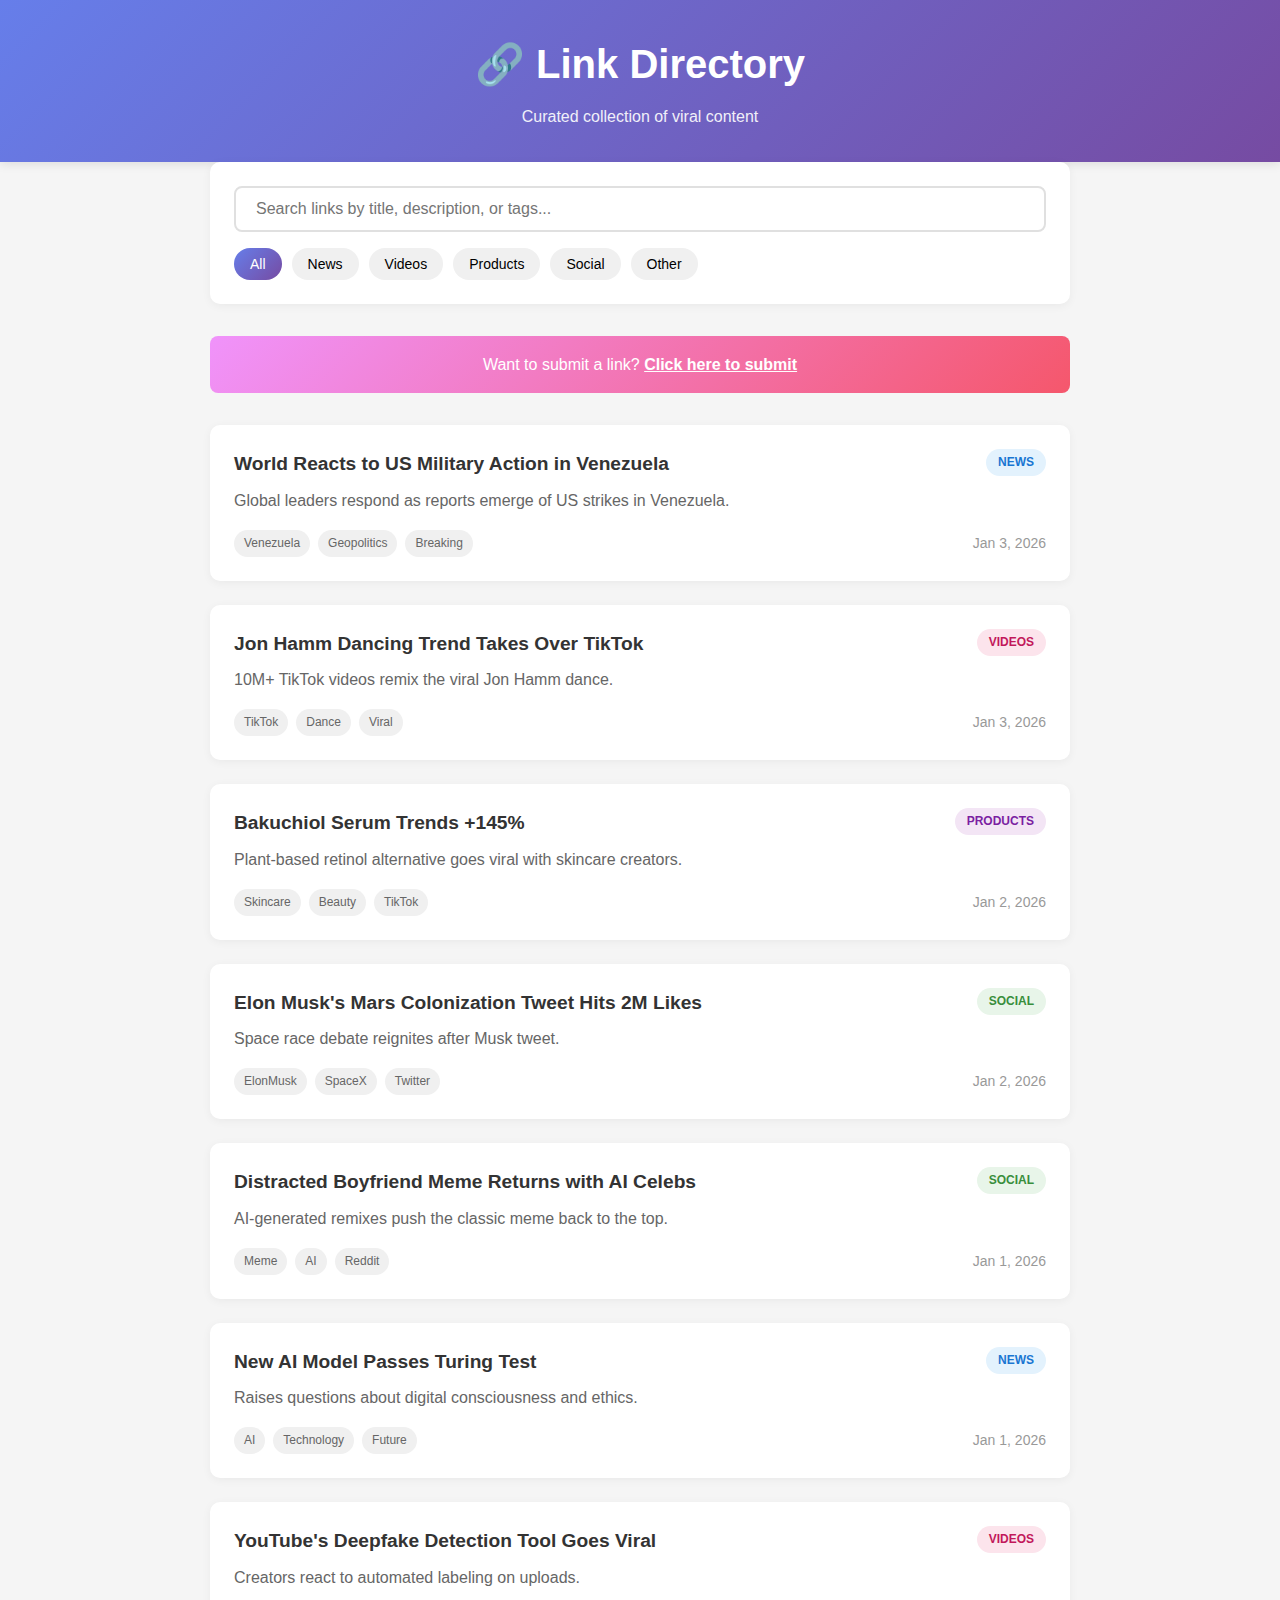
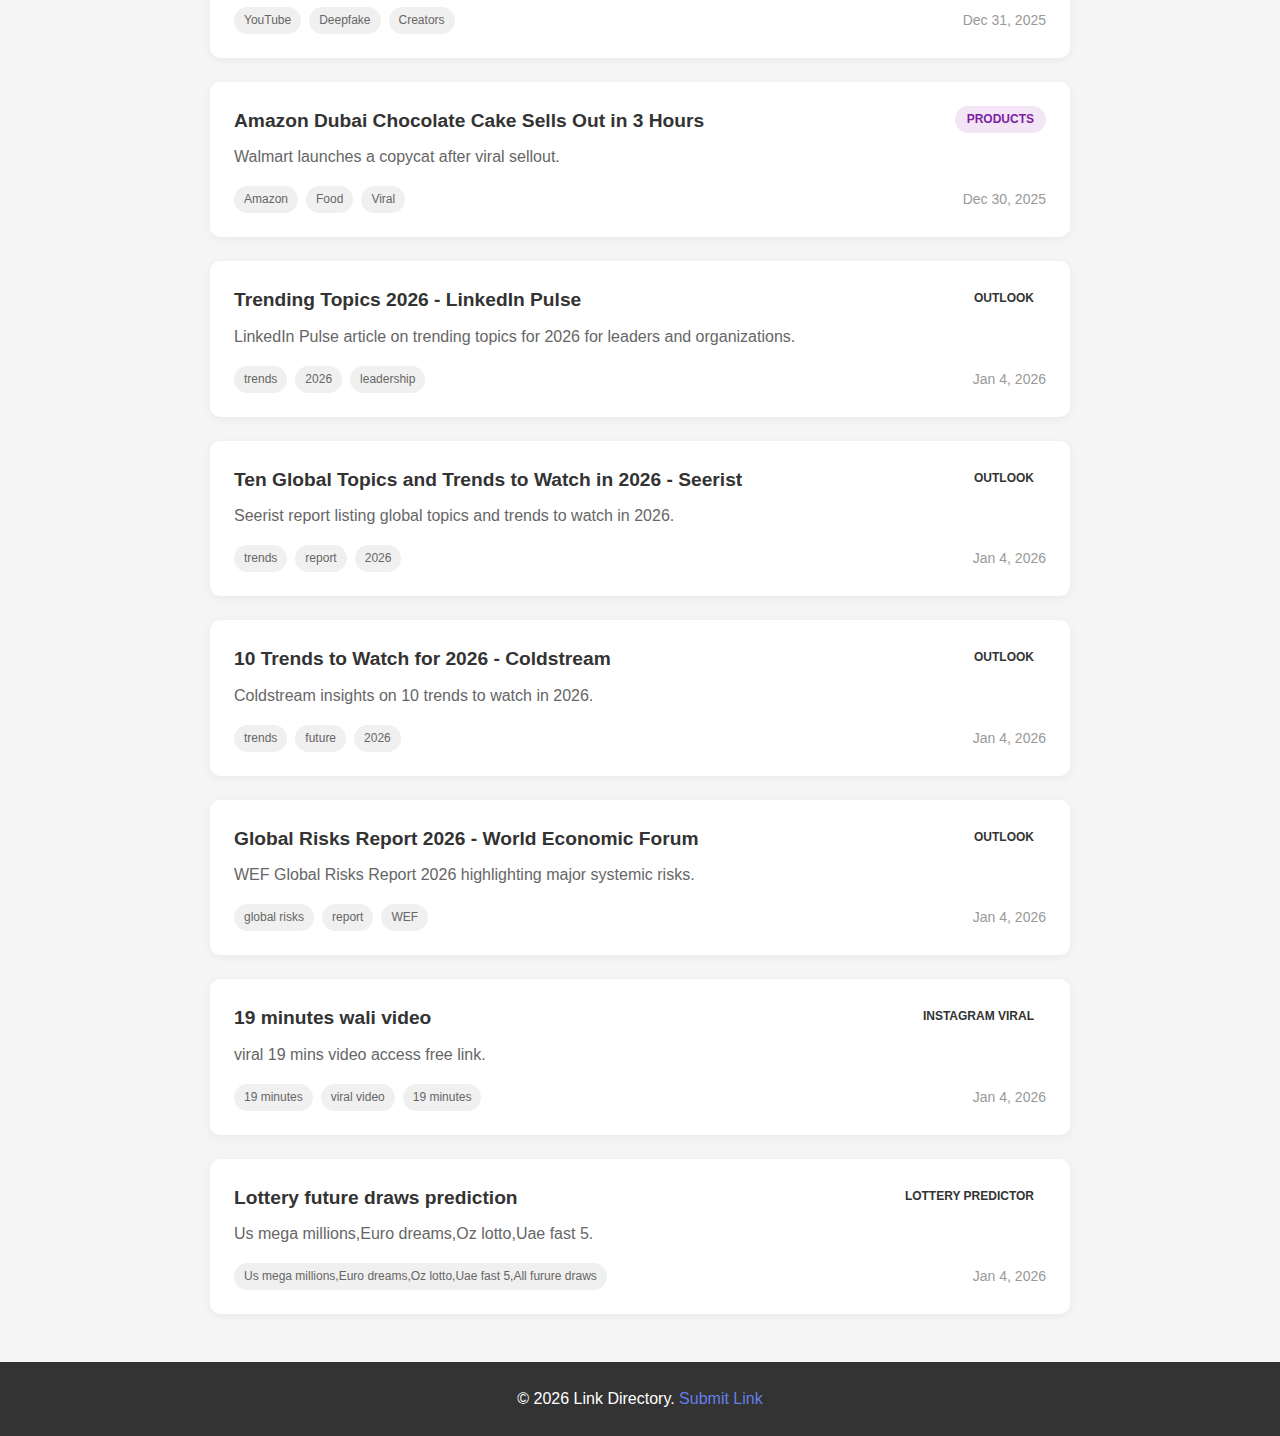
<file: index.html>
<!DOCTYPE html>
<html lang="en">
<head>
    <meta charset="UTF-8">
    <meta name="viewport" content="width=device-width, initial-scale=1.0">
    <title>Link Directory - Simple & Clean</title>
    <link rel="stylesheet" href="styles.css">
</head>
<body>
    <header>
        <div class="container">
            <h1>🔗 Link Directory</h1>
            <p>Curated collection of viral content</p>
        </div>
    </header>

    <main class="container">
        <div class="search-section">
            <input type="text" id="searchInput" placeholder="Search links by title, description, or tags...">
            <div class="filter-buttons">
                <button class="filter-btn active" data-category="all">All</button>
                <button class="filter-btn" data-category="news">News</button>
                <button class="filter-btn" data-category="videos">Videos</button>
                <button class="filter-btn" data-category="products">Products</button>
                <button class="filter-btn" data-category="social">Social</button>
                <button class="filter-btn" data-category="other">Other</button>
            </div>
        </div>

        <div class="submit-banner">
            <p>Want to submit a link? <a href="submit.html">Click here to submit</a></p>
        </div>

        <div id="linksList"></div>

        <div id="noResults" class="no-results" style="display: none;">
            <p>No links found. Try a different search term.</p>
        </div>
    </main>

    <footer>
        <div class="container">
            <p>&copy; 2026 Link Directory. <a href="submit.html">Submit Link</a></p>
        </div>
    </footer>

    <script src="script.js"></script>
</body>
</html>
</file>
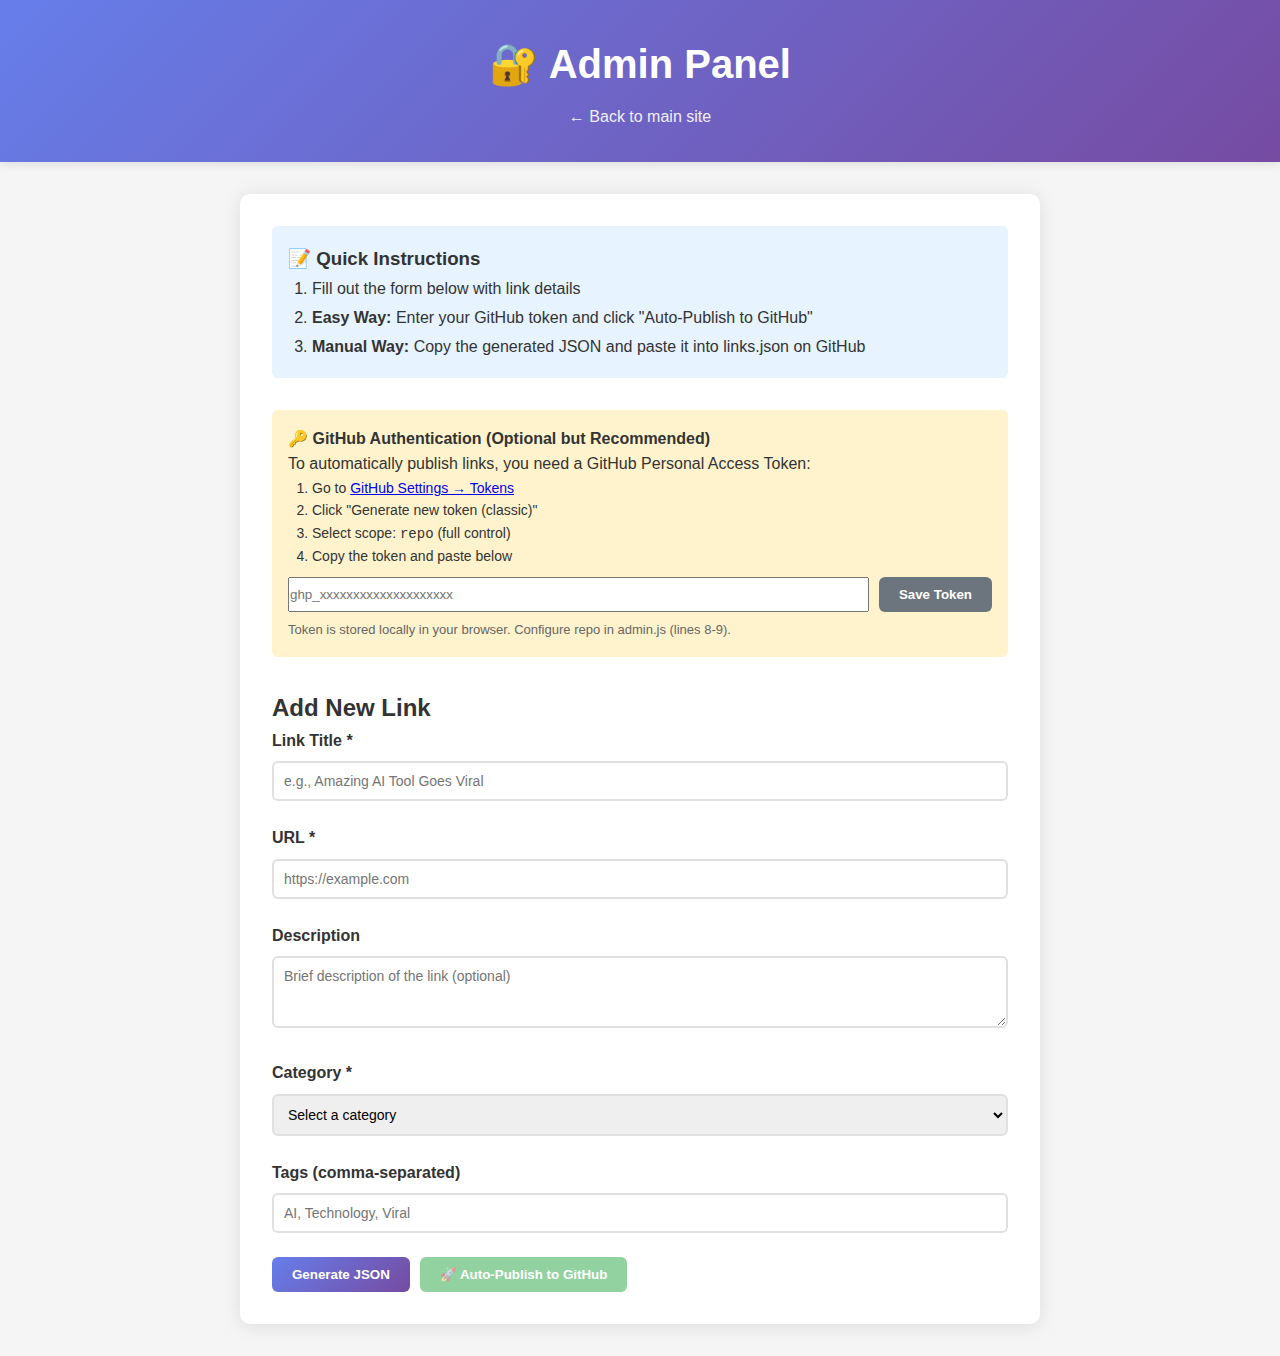
<file: admin.html>
<!DOCTYPE html>
<html lang="en">
<head>
    <meta charset="UTF-8">
    <meta name="viewport" content="width=device-width, initial-scale=1.0">
    <title>Admin - Add Links</title>
    <link rel="stylesheet" href="styles.css">
    <style>
        .admin-container {
            max-width: 800px;
            margin: 2rem auto;
            padding: 2rem;
            background: white;
            border-radius: 10px;
            box-shadow: 0 2px 20px rgba(0,0,0,0.1);
        }
        .auth-section {
            background: #fff3cd;
            padding: 1rem;
            border-radius: 6px;
            margin-bottom: 2rem;
        }
        .auth-section.authenticated {
            background: #d4edda;
        }
        .token-input {
            display: flex;
            gap: 10px;
            margin-top: 10px;
        }
        .token-input input {
            flex: 1;
        }
        .output-section {
            background: #f8f9fa;
            padding: 1.5rem;
            border-radius: 6px;
            margin-top: 2rem;
        }
        .json-output {
            background: #1e1e1e;
            color: #d4d4d4;
            padding: 1rem;
            border-radius: 6px;
            font-family: 'Courier New', monospace;
            font-size: 13px;
            white-space: pre-wrap;
            max-height: 300px;
            overflow-y: auto;
            margin: 1rem 0;
        }
        .button-group {
            display: flex;
            gap: 10px;
            margin-top: 1rem;
        }
        .btn {
            padding: 10px 20px;
            border: none;
            border-radius: 6px;
            font-weight: 600;
            cursor: pointer;
            transition: all 0.3s;
        }
        .btn-primary {
            background: linear-gradient(135deg, #667eea 0%, #764ba2 100%);
            color: white;
        }
        .btn-secondary {
            background: #6c757d;
            color: white;
        }
        .btn-success {
            background: #28a745;
            color: white;
        }
        .btn:hover {
            transform: translateY(-2px);
        }
        .success-msg, .error-msg {
            padding: 1rem;
            border-radius: 6px;
            margin-top: 1rem;
        }
        .success-msg {
            background: #d4edda;
            color: #155724;
        }
        .error-msg {
            background: #f8d7da;
            color: #721c24;
        }
        .instructions {
            background: #e7f3ff;
            padding: 1rem;
            border-radius: 6px;
            margin-bottom: 2rem;
            line-height: 1.8;
        }
        .instructions ol {
            margin-left: 1.5rem;
        }
        .manual-steps {
            margin-top: 1rem;
            padding-top: 1rem;
            border-top: 1px solid #ddd;
        }
    </style>
</head>
<body>
    <header>
        <div class="container">
            <h1>🔐 Admin Panel</h1>
            <p><a href="index.html">← Back to main site</a></p>
        </div>
    </header>

    <main class="admin-container">
        <div class="instructions">
            <h3>📝 Quick Instructions</h3>
            <ol>
                <li>Fill out the form below with link details</li>
                <li><strong>Easy Way:</strong> Enter your GitHub token and click "Auto-Publish to GitHub"</li>
                <li><strong>Manual Way:</strong> Copy the generated JSON and paste it into links.json on GitHub</li>
            </ol>
        </div>

        <div id="authSection" class="auth-section">
            <h4>🔑 GitHub Authentication (Optional but Recommended)</h4>
            <p>To automatically publish links, you need a GitHub Personal Access Token:</p>
            <ol style="margin-left: 1.5rem; font-size: 14px;">
                <li>Go to <a href="https://github.com/settings/tokens" target="_blank">GitHub Settings → Tokens</a></li>
                <li>Click "Generate new token (classic)"</li>
                <li>Select scope: <code>repo</code> (full control)</li>
                <li>Copy the token and paste below</li>
            </ol>
            <div class="token-input">
                <input type="password" id="githubToken" placeholder="ghp_xxxxxxxxxxxxxxxxxxxx">
                <button class="btn btn-secondary" onclick="saveToken()">Save Token</button>
            </div>
            <p style="margin-top: 0.5rem; font-size: 13px; color: #666;">
                Token is stored locally in your browser. Configure repo in admin.js (lines 8-9).
            </p>
        </div>

        <h2>Add New Link</h2>
        
        <form id="addLinkForm">
            <div class="form-group">
                <label for="title">Link Title *</label>
                <input type="text" id="title" required placeholder="e.g., Amazing AI Tool Goes Viral">
            </div>

            <div class="form-group">
                <label for="url">URL *</label>
                <input type="url" id="url" required placeholder="https://example.com">
            </div>

            <div class="form-group">
                <label for="description">Description</label>
                <textarea id="description" rows="3" placeholder="Brief description of the link (optional)"></textarea>
            </div>

            <div class="form-group">
                <label for="category">Category *</label>
                <select id="category" required>
                    <option value="">Select a category</option>
                    <option value="news">News</option>
                    <option value="videos">Videos</option>
                    <option value="products">Products</option>
                    <option value="social">Social Media</option>
                    <option value="other">Other</option>
                </select>
            </div>

            <div class="form-group">
                <label for="tags">Tags (comma-separated)</label>
                <input type="text" id="tags" placeholder="AI, Technology, Viral">
            </div>

            <div class="button-group">
                <button type="submit" class="btn btn-primary">Generate JSON</button>
                <button type="button" class="btn btn-success" onclick="autoPublish()" id="autoPublishBtn">
                    🚀 Auto-Publish to GitHub
                </button>
            </div>
        </form>

        <div id="outputSection" class="output-section" style="display: none;">
            <h3>📋 Generated JSON Code</h3>
            <p>Copy this code and add it to your links.json file:</p>
            <div class="json-output" id="jsonOutput"></div>
            
            <div class="manual-steps">
                <h4>Manual Steps:</h4>
                <ol style="margin-left: 1.5rem;">
                    <li>Copy the JSON code above</li>
                    <li>Go to your <a href="#" id="githubFileLink" target="_blank">links.json on GitHub</a></li>
                    <li>Click "Edit" (pencil icon)</li>
                    <li>Add the new entry after the opening <code>[</code> bracket</li>
                    <li>Add a comma after the new entry</li>
                    <li>Commit changes</li>
                </ol>
            </div>
            
            <div class="button-group">
                <button class="btn btn-secondary" onclick="copyJSON()">📋 Copy JSON</button>
                <button class="btn btn-secondary" onclick="resetForm()">➕ Add Another Link</button>
            </div>
        </div>

        <div id="statusMessage"></div>
    </main>

    <script src="admin.js"></script>
</body>
</html>
</file>
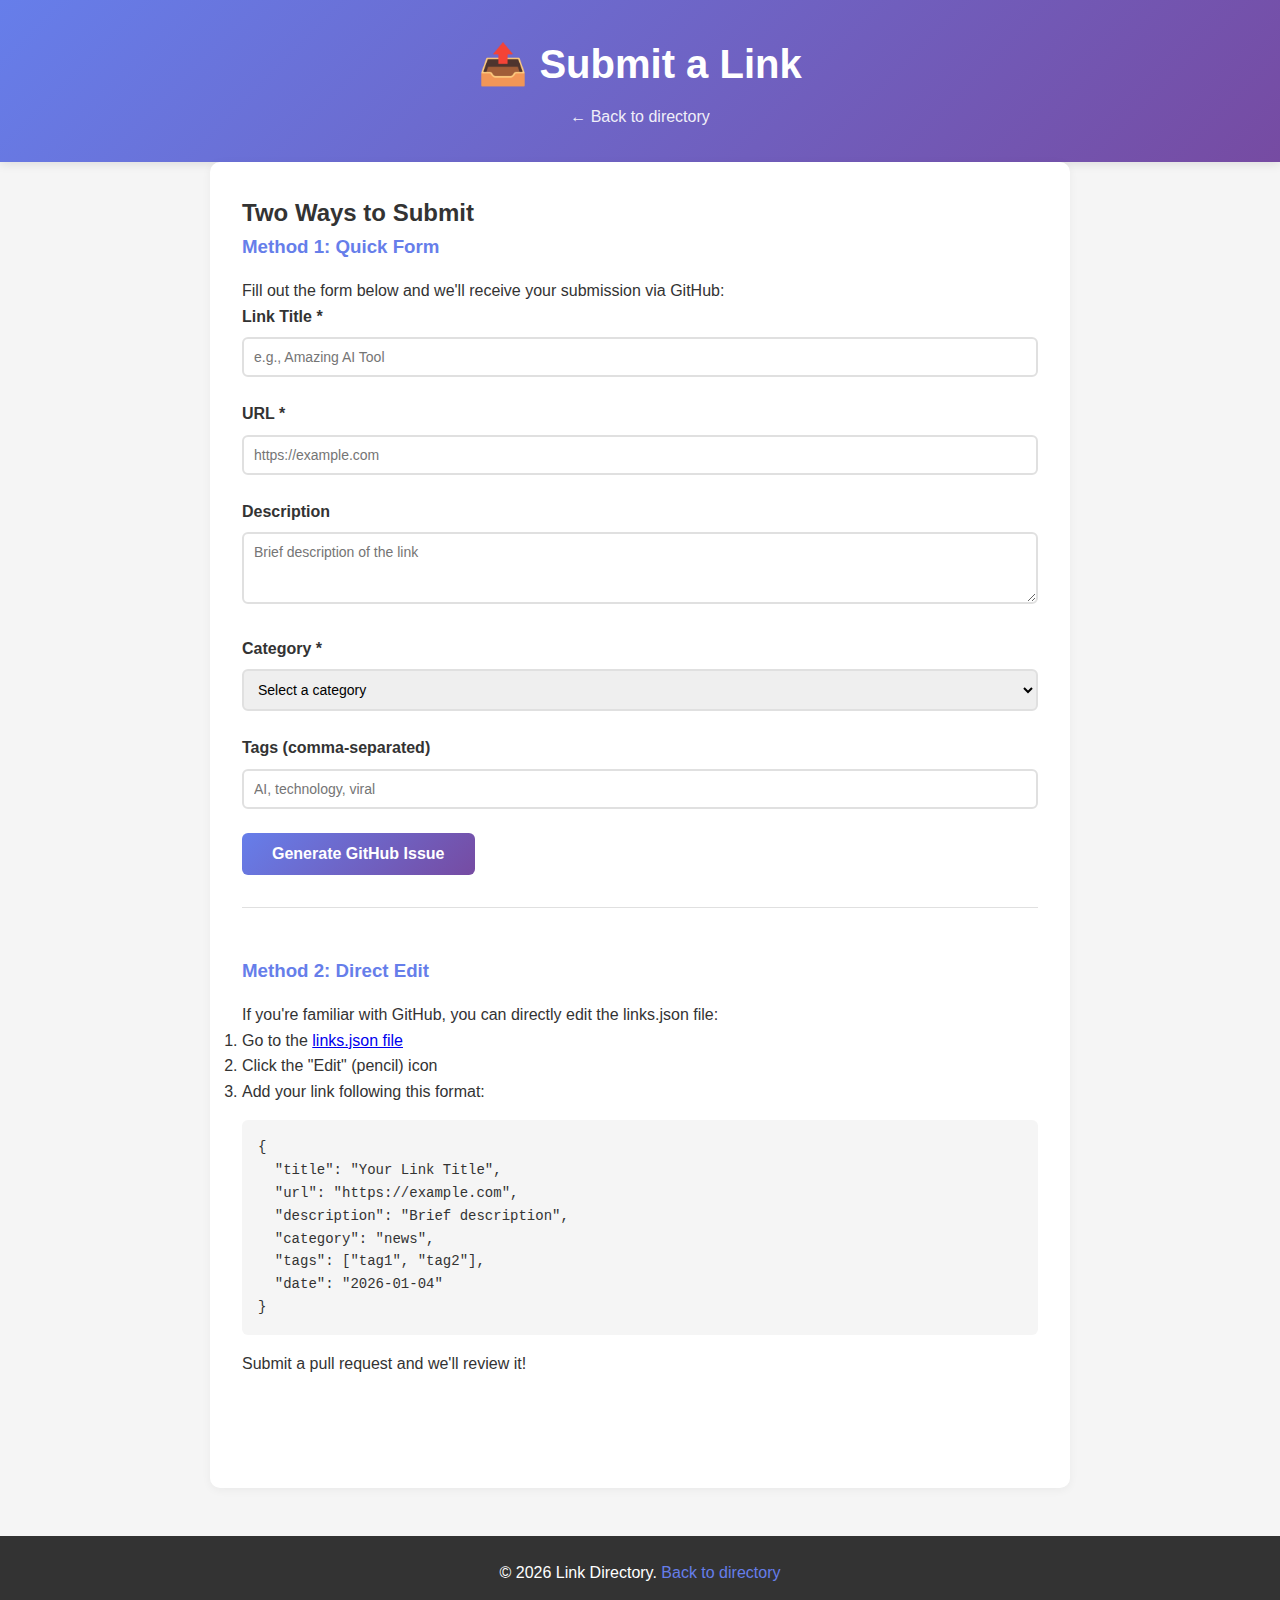
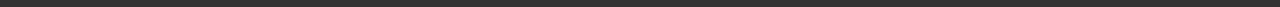
<file: submit.html>
<!DOCTYPE html>
<html lang="en">
<head>
    <meta charset="UTF-8">
    <meta name="viewport" content="width=device-width, initial-scale=1.0">
    <title>Submit a Link - Link Directory</title>
    <link rel="stylesheet" href="styles.css">
</head>
<body>
    <header>
        <div class="container">
            <h1>📤 Submit a Link</h1>
            <p><a href="index.html">← Back to directory</a></p>
        </div>
    </header>

    <main class="container">
        <div class="submit-container">
            <h2>Two Ways to Submit</h2>
            
            <div class="submit-method">
                <h3>Method 1: Quick Form</h3>
                <p>Fill out the form below and we'll receive your submission via GitHub:</p>
                
                <form id="submitForm">
                    <div class="form-group">
                        <label for="title">Link Title *</label>
                        <input type="text" id="title" required placeholder="e.g., Amazing AI Tool">
                    </div>

                    <div class="form-group">
                        <label for="url">URL *</label>
                        <input type="url" id="url" required placeholder="https://example.com">
                    </div>

                    <div class="form-group">
                        <label for="description">Description</label>
                        <textarea id="description" rows="3" placeholder="Brief description of the link"></textarea>
                    </div>

                    <div class="form-group">
                        <label for="category">Category *</label>
                        <select id="category" required>
                            <option value="">Select a category</option>
                            <option value="news">News</option>
                            <option value="videos">Videos</option>
                            <option value="products">Products</option>
                            <option value="social">Social Media</option>
                            <option value="other">Other</option>
                        </select>
                    </div>

                    <div class="form-group">
                        <label for="tags">Tags (comma-separated)</label>
                        <input type="text" id="tags" placeholder="AI, technology, viral">
                    </div>

                    <button type="submit" class="submit-btn">Generate GitHub Issue</button>
                </form>

                <div id="githubLink" style="display: none; margin-top: 20px;">
                    <p class="success">✅ Click the button below to create a GitHub issue with your submission:</p>
                    <a id="issueLink" href="#" target="_blank" class="github-btn">Open GitHub Issue</a>
                </div>
            </div>

            <div class="submit-method">
                <h3>Method 2: Direct Edit</h3>
                <p>If you're familiar with GitHub, you can directly edit the links.json file:</p>
                <ol>
                    <li>Go to the <a href="https://github.com/YOUR-USERNAME/YOUR-REPO/blob/main/links.json" target="_blank">links.json file</a></li>
                    <li>Click the "Edit" (pencil) icon</li>
                    <li>Add your link following this format:</li>
                </ol>
                <pre><code>{
  "title": "Your Link Title",
  "url": "https://example.com",
  "description": "Brief description",
  "category": "news",
  "tags": ["tag1", "tag2"],
  "date": "2026-01-04"
}</code></pre>
                <p>Submit a pull request and we'll review it!</p>
            </div>
        </div>
    </main>

    <footer>
        <div class="container">
            <p>&copy; 2026 Link Directory. <a href="index.html">Back to directory</a></p>
        </div>
    </footer>

    <script src="submit.js"></script>
</body>
</html>
</file>
<file: styles.css>
* {
    margin: 0;
    padding: 0;
    box-sizing: border-box;
}

body {
    font-family: -apple-system, BlinkMacSystemFont, 'Segoe UI', Roboto, Oxygen, Ubuntu, sans-serif;
    line-height: 1.6;
    color: #333;
    background-color: #f5f5f5;
}

.container {
    max-width: 900px;
    margin: 0 auto;
    padding: 0 20px;
}

/* Header */
header {
    background: linear-gradient(135deg, #667eea 0%, #764ba2 100%);
    color: white;
    padding: 2rem 0;
    text-align: center;
    box-shadow: 0 2px 10px rgba(0,0,0,0.1);
}

header h1 {
    font-size: 2.5rem;
    margin-bottom: 0.5rem;
}

header p {
    opacity: 0.9;
}

header a {
    color: white;
    text-decoration: none;
}

/* Main */
main {
    padding: 2rem 0;
    min-height: 70vh;
}

/* Search Section */
.search-section {
    background: white;
    padding: 1.5rem;
    border-radius: 10px;
    box-shadow: 0 2px 10px rgba(0,0,0,0.05);
    margin-bottom: 2rem;
}

#searchInput {
    width: 100%;
    padding: 12px 20px;
    font-size: 16px;
    border: 2px solid #e0e0e0;
    border-radius: 8px;
    margin-bottom: 1rem;
    transition: border-color 0.3s;
}

#searchInput:focus {
    outline: none;
    border-color: #667eea;
}

.filter-buttons {
    display: flex;
    gap: 10px;
    flex-wrap: wrap;
}

.filter-btn {
    padding: 8px 16px;
    background: #f0f0f0;
    border: none;
    border-radius: 20px;
    cursor: pointer;
    font-size: 14px;
    transition: all 0.3s;
}

.filter-btn:hover {
    background: #e0e0e0;
}

.filter-btn.active {
    background: linear-gradient(135deg, #667eea 0%, #764ba2 100%);
    color: white;
}

/* Submit Banner */
.submit-banner {
    background: linear-gradient(135deg, #f093fb 0%, #f5576c 100%);
    color: white;
    padding: 1rem;
    border-radius: 8px;
    text-align: center;
    margin-bottom: 2rem;
}

.submit-banner a {
    color: white;
    text-decoration: underline;
    font-weight: bold;
}

/* Link Cards */
.link-card {
    background: white;
    padding: 1.5rem;
    border-radius: 10px;
    box-shadow: 0 2px 10px rgba(0,0,0,0.05);
    margin-bottom: 1.5rem;
    transition: transform 0.3s, box-shadow 0.3s;
}

.link-card:hover {
    transform: translateY(-3px);
    box-shadow: 0 5px 20px rgba(0,0,0,0.1);
}

.link-header {
    display: flex;
    justify-content: space-between;
    align-items: start;
    margin-bottom: 0.5rem;
    gap: 1rem;
}

.link-header h3 {
    flex: 1;
    font-size: 1.2rem;
}

.link-header a {
    color: #333;
    text-decoration: none;
}

.link-header a:hover {
    color: #667eea;
}

.category-badge {
    display: inline-block;
    padding: 4px 12px;
    border-radius: 20px;
    font-size: 12px;
    font-weight: 600;
    text-transform: uppercase;
    white-space: nowrap;
}

.category-badge.news { background: #e3f2fd; color: #1976d2; }
.category-badge.videos { background: #fce4ec; color: #c2185b; }
.category-badge.products { background: #f3e5f5; color: #7b1fa2; }
.category-badge.social { background: #e8f5e9; color: #388e3c; }
.category-badge.other { background: #fff3e0; color: #f57c00; }

.link-description {
    color: #666;
    margin-bottom: 1rem;
}

.link-footer {
    display: flex;
    justify-content: space-between;
    align-items: center;
    gap: 1rem;
    flex-wrap: wrap;
}

.tags {
    display: flex;
    gap: 8px;
    flex-wrap: wrap;
}

.tag {
    display: inline-block;
    padding: 4px 10px;
    background: #f0f0f0;
    border-radius: 15px;
    font-size: 12px;
    color: #666;
}

.date {
    color: #999;
    font-size: 14px;
}

/* No Results */
.no-results {
    text-align: center;
    padding: 3rem;
    color: #999;
}

/* Submit Page */
.submit-container {
    background: white;
    padding: 2rem;
    border-radius: 10px;
    box-shadow: 0 2px 10px rgba(0,0,0,0.05);
}

.submit-method {
    margin-bottom: 3rem;
    padding-bottom: 2rem;
    border-bottom: 1px solid #e0e0e0;
}

.submit-method:last-child {
    border-bottom: none;
}

.submit-method h3 {
    color: #667eea;
    margin-bottom: 1rem;
}

.form-group {
    margin-bottom: 1.5rem;
}

.form-group label {
    display: block;
    margin-bottom: 0.5rem;
    font-weight: 600;
    color: #333;
}

.form-group input,
.form-group textarea,
.form-group select {
    width: 100%;
    padding: 10px;
    border: 2px solid #e0e0e0;
    border-radius: 6px;
    font-size: 14px;
    font-family: inherit;
}

.form-group input:focus,
.form-group textarea:focus,
.form-group select:focus {
    outline: none;
    border-color: #667eea;
}

.submit-btn,
.github-btn {
    display: inline-block;
    padding: 12px 30px;
    background: linear-gradient(135deg, #667eea 0%, #764ba2 100%);
    color: white;
    border: none;
    border-radius: 6px;
    font-size: 16px;
    font-weight: 600;
    cursor: pointer;
    text-decoration: none;
    transition: transform 0.3s;
}

.submit-btn:hover,
.github-btn:hover {
    transform: translateY(-2px);
}

.success {
    background: #e8f5e9;
    color: #2e7d32;
    padding: 1rem;
    border-radius: 6px;
    margin-bottom: 1rem;
}

pre {
    background: #f5f5f5;
    padding: 1rem;
    border-radius: 6px;
    overflow-x: auto;
    margin: 1rem 0;
}

code {
    font-family: 'Courier New', monospace;
    font-size: 14px;
}

/* Footer */
footer {
    background: #333;
    color: white;
    text-align: center;
    padding: 1.5rem 0;
    margin-top: 3rem;
}

footer a {
    color: #667eea;
    text-decoration: none;
}

/* Responsive */
@media (max-width: 768px) {
    header h1 {
        font-size: 2rem;
    }

    .filter-buttons {
        justify-content: center;
    }

    .link-header {
        flex-direction: column;
    }

    .link-footer {
        flex-direction: column;
        align-items: start;
    }
}
</file>
